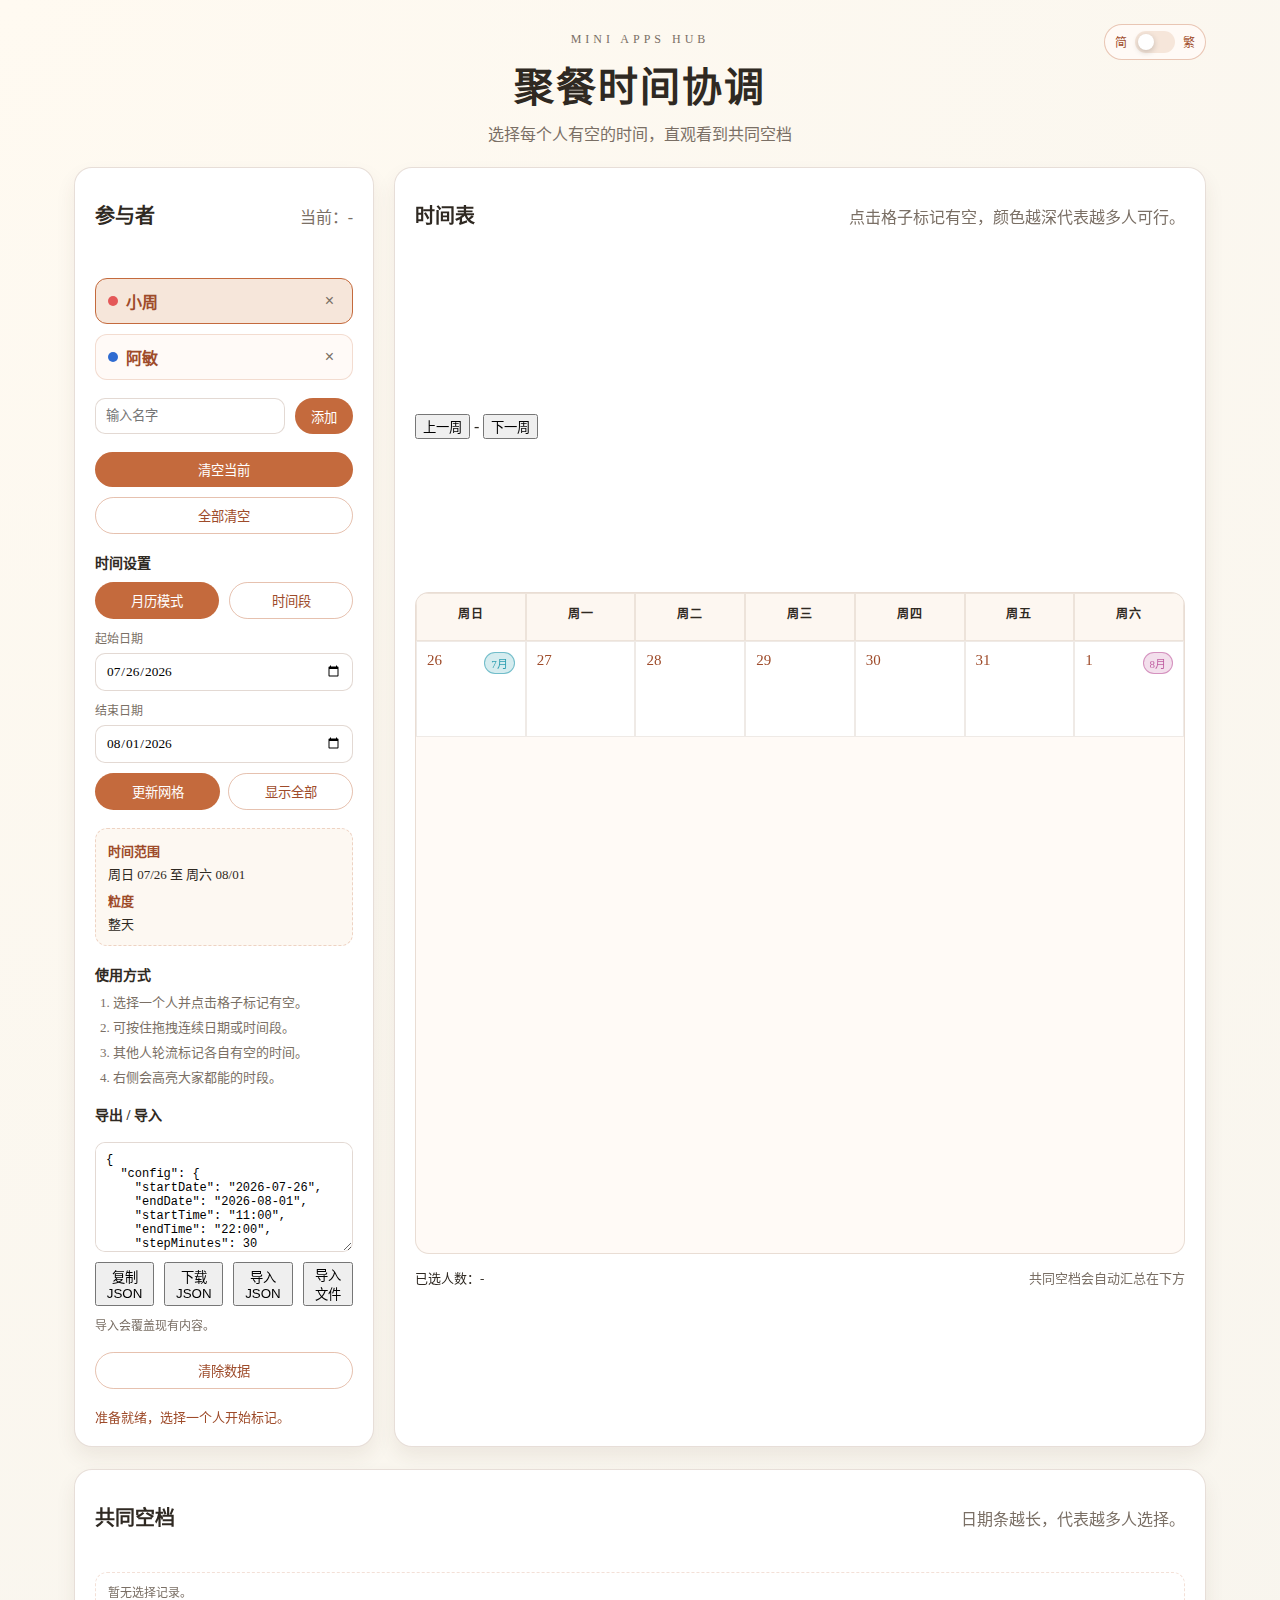
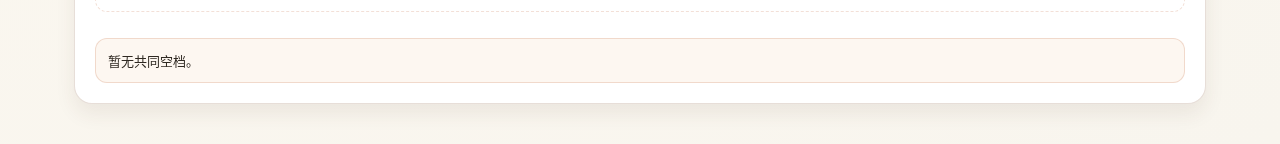
<file: meal-time-planner/index.html>
<!doctype html>
<html lang="zh-CN">
  <head>
    <meta charset="utf-8" />
    <meta name="viewport" content="width=device-width, initial-scale=1" />
    <title>聚餐时间协调</title>
    <link rel="stylesheet" href="style.css" />
  </head>
  <body>
    <main class="app">
      <div class="lang-toggle">
        <span class="lang-label">简</span>
        <label class="switch">
          <input id="toggle-lang" type="checkbox" aria-label="language toggle" />
          <span class="slider"></span>
        </label>
        <span class="lang-label">繁</span>
      </div>
      <header class="hero">
        <p class="eyebrow" data-i18n="eyebrow">Mini Apps Hub</p>
        <h1 data-i18n="title">聚餐时间协调</h1>
        <p data-i18n="subtitle">选择每个人有空的时间，直观看到共同空档</p>
      </header>

      <section class="layout">
        <aside class="panel panel--controls">
          <div class="panel-title">
            <h2 data-i18n="participants">参与者</h2>
            <p id="current-person" class="muted" data-i18n="currentPerson">当前：-</p>
          </div>

          <div class="people" id="people-list"></div>

          <div class="add-person">
            <input id="person-name" type="text" placeholder="输入名字" data-i18n-placeholder="namePlaceholder" />
            <button id="add-person" type="button" data-i18n="add">添加</button>
          </div>

          <div class="control-actions">
            <button id="clear-active" type="button" data-i18n="clearActive">清空当前</button>
            <button id="clear-all" type="button" class="ghost" data-i18n="clearAll">全部清空</button>
          </div>

          <div class="config">
            <div class="config-title">
              <h3 data-i18n="configTitle">时间设置</h3>
            </div>
            <div class="mode-toggle">
              <button id="mode-calendar" type="button" data-i18n="calendarMode">月历模式</button>
              <button id="mode-time" type="button" class="ghost" data-i18n="timeMode">时间段</button>
            </div>
            <div class="config-grid">
              <label>
                <span data-i18n="startDate">起始日期</span>
                <input id="start-date" type="date" />
              </label>
              <label>
                <span data-i18n="endDate">结束日期</span>
                <input id="end-date" type="date" />
              </label>
              <label class="time-field">
                <span data-i18n="startTime">每日开始</span>
                <input id="start-time" type="time" />
              </label>
              <label class="time-field">
                <span data-i18n="endTime">每日结束</span>
                <input id="end-time" type="time" />
              </label>
              <label class="time-field">
                <span data-i18n="step">粒度</span>
                <select id="step-minutes">
                  <option value="15">15 分钟</option>
                  <option value="30">30 分钟</option>
                  <option value="60">60 分钟</option>
                </select>
              </label>
            </div>
            <div class="config-actions">
              <button id="apply-config" type="button" data-i18n="apply">更新网格</button>
              <button id="toggle-dots" type="button" class="ghost" data-i18n="showAll">显示全部</button>
            </div>
          </div>

          <div class="info-card">
            <div>
              <strong data-i18n="range">时间范围</strong>
              <span id="range-text">-</span>
            </div>
            <div>
              <strong data-i18n="stepLabel">粒度</strong>
              <span id="step-text">-</span>
            </div>
          </div>

          <div class="usage">
            <h3 data-i18n="usage">使用方式</h3>
            <ol>
              <li data-i18n="usage1">选择一个人并点击格子标记有空。</li>
              <li data-i18n="usage2">可按住拖拽连续日期或时间段。</li>
              <li data-i18n="usage3">其他人轮流标记各自有空的时间。</li>
              <li data-i18n="usage4">右侧会高亮大家都能的时段。</li>
            </ol>
          </div>

          <div class="export">
            <h3 data-i18n="export">导出 / 导入</h3>
            <textarea id="json-area" rows="6" placeholder="点击复制后会生成 JSON，可在这里粘贴导入" data-i18n-placeholder="exportPlaceholder"></textarea>
            <div class="export-actions">
              <button id="copy-json" type="button" data-i18n="copyJson">复制 JSON</button>
              <button id="download-json" type="button" class="ghost" data-i18n="downloadJson">下载 JSON</button>
              <button id="import-json" type="button" class="ghost" data-i18n="importJson">导入 JSON</button>
              <button id="import-file" type="button" class="ghost" data-i18n="importFile">导入文件</button>
            </div>
            <input id="json-file" type="file" accept="application/json" hidden />
            <p class="hint" data-i18n="importHint">导入会覆盖现有内容。</p>
          </div>

          <div class="control-actions">
            <button id="clear-storage" type="button" class="ghost" data-i18n="clearStorage">清除数据</button>
          </div>

          <p class="status" id="status-text"></p>
        </aside>

        <section class="panel panel--grid">
          <div class="panel-title">
            <h2 data-i18n="scheduleTitle">时间表</h2>
            <p class="muted" data-i18n="scheduleHint">点击格子标记有空，颜色越深代表越多人可行。</p>
          </div>

          <div class="week-nav">
            <button id="week-prev" type="button" class="ghost" data-i18n="prevWeek">上一周</button>
            <span id="week-range" class="week-range">-</span>
            <button id="week-next" type="button" class="ghost" data-i18n="nextWeek">下一周</button>
          </div>

          <div class="schedule-wrap">
            <div id="schedule" class="schedule"></div>
          </div>

          <div class="summary-bar">
            <span id="summary-stats" data-i18n="summaryStats">已选人数：-</span>
            <span id="summary-hint" class="muted" data-i18n="summaryHint">共同空档会自动汇总在下方</span>
          </div>
        </section>
      </section>

      <section class="panel panel--summary">
        <div class="panel-title">
          <h2 data-i18n="summaryTitle">共同空档</h2>
          <p class="muted" data-i18n="summaryDesc">日期条越长，代表越多人选择。</p>
        </div>
        <div id="common-bars" class="common-bars"></div>
        <ul id="common-list" class="common-list"></ul>
      </section>
    </main>

    <script src="script.js"></script>
  </body>
</html>
</file>
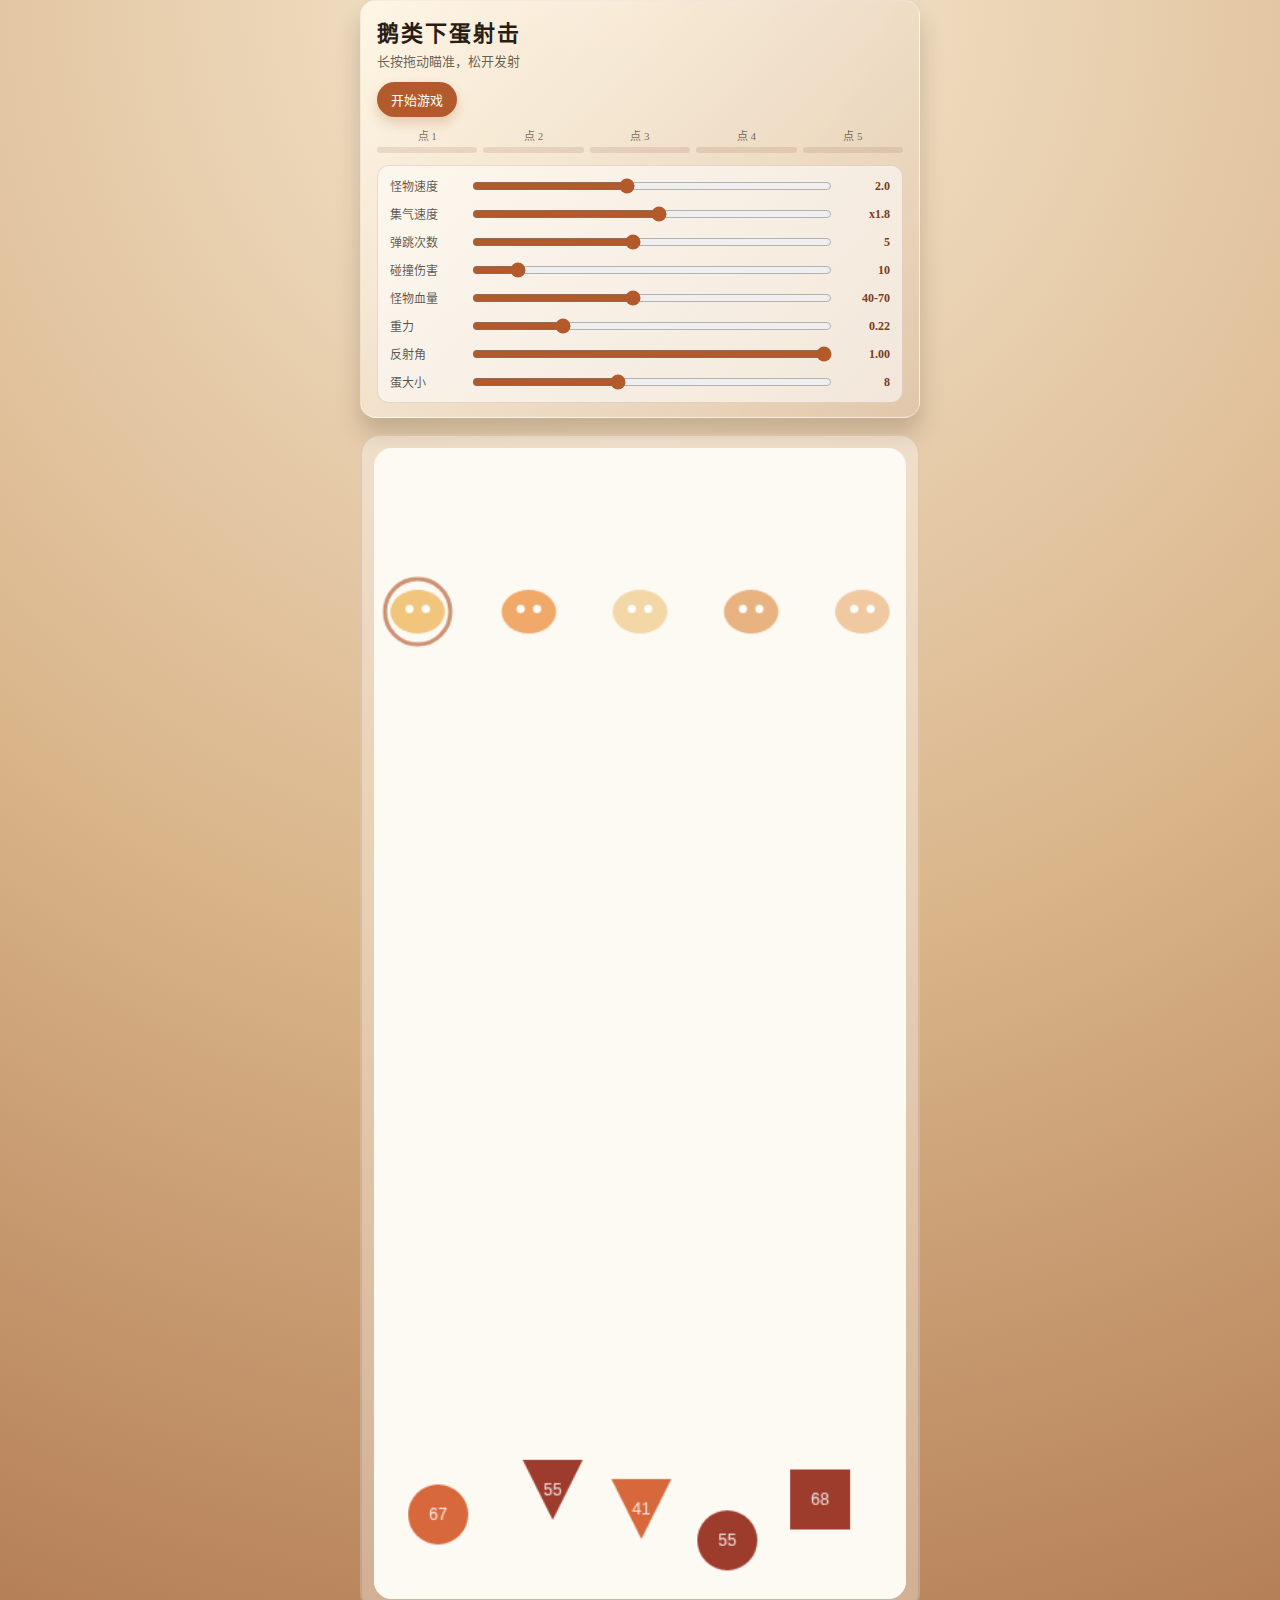
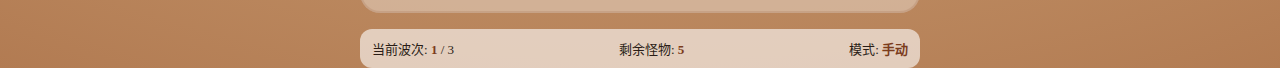
<file: web-game-egg/index.html>
<!DOCTYPE html>
<html lang="zh-CN">
  <head>
    <meta charset="UTF-8" />
    <meta name="viewport" content="width=device-width, initial-scale=1" />
    <title>鹅类下蛋射击</title>
    <link rel="stylesheet" href="style.css" />
  </head>
  <body>
    <main class="game">
      <header class="hud">
        <div class="title">
          <h1>鹅类下蛋射击</h1>
          <p>长按拖动瞄准，松开发射</p>
        </div>
        <div class="controls">
          <button id="start-btn" type="button">开始游戏</button>
          <button id="restart-btn" type="button" class="hidden">重新开始</button>
          <button id="exit-btn" type="button" class="hidden">退出游戏</button>
        </div>
        <div class="charge-panel" id="charge-panel"></div>
        <div class="tuning">
          <label class="tuning-item">
            <span>怪物速度</span>
            <input id="monster-speed" type="range" min="0.5" max="4" step="0.1" value="2" />
            <strong id="monster-speed-value">2.0</strong>
          </label>
          <label class="tuning-item">
            <span>集气速度</span>
            <input id="charge-speed" type="range" min="0.5" max="3" step="0.1" value="1.8" />
            <strong id="charge-speed-value">x1.8</strong>
          </label>
          <label class="tuning-item">
            <span>弹跳次数</span>
            <input id="bounce-count" type="range" min="1" max="10" step="1" value="5" />
            <strong id="bounce-count-value">5</strong>
          </label>
          <label class="tuning-item">
            <span>碰撞伤害</span>
            <input id="damage" type="range" min="5" max="50" step="5" value="10" />
            <strong id="damage-value">10</strong>
          </label>
          <label class="tuning-item">
            <span>怪物血量</span>
            <input id="hp-range" type="range" min="30" max="120" step="10" value="70" />
            <strong id="hp-range-value">40-70</strong>
          </label>
          <label class="tuning-item">
            <span>重力</span>
            <input id="gravity" type="range" min="0.1" max="0.6" step="0.01" value="0.22" />
            <strong id="gravity-value">0.22</strong>
          </label>
          <label class="tuning-item">
            <span>反射角</span>
            <input id="bounce-angle" type="range" min="0.4" max="1" step="0.01" value="1" />
            <strong id="bounce-angle-value">1.00</strong>
          </label>

          <label class="tuning-item">
            <span>蛋大小</span>
            <input id="egg-size" type="range" min="4" max="14" step="1" value="8" />
            <strong id="egg-size-value">8</strong>
          </label>
        </div>
      </header>

      <section class="board-wrap">
        <canvas id="game-canvas" width="390" height="844"></canvas>
        <div id="overlay" class="overlay hidden">
          <div class="overlay-card">
            <h2 id="overlay-title">准备开始</h2>
            <p id="overlay-text">点击开始游戏</p>
          </div>
        </div>
      </section>

      <footer class="status">
        <div>当前波次: <strong id="wave">1</strong> / 3</div>
        <div>剩余怪物: <strong id="remaining">0</strong></div>
        <div>模式: <strong id="mode">手动</strong></div>
      </footer>
    </main>
    <script src="script.js"></script>
  </body>
</html>
</file>
<file: meal-time-planner/style.css>
:root {
  color-scheme: light;
  --bg: #f8f5ee;
  --panel: #ffffff;
  --ink: #2f2922;
  --muted: #7a6f65;
  --accent: #c46a3d;
  --accent-strong: #9e4b2a;
  --accent-soft: #f6e6da;
  --line: rgba(145, 104, 78, 0.22);
  --shadow: rgba(78, 50, 32, 0.08);
}

* {
  box-sizing: border-box;
}

body {
  margin: 0;
  font-family: "Noto Serif SC", "Songti SC", serif;
  background: radial-gradient(circle at top left, #fffaf1, var(--bg));
  color: var(--ink);
  min-height: 100vh;
  display: flex;
  justify-content: center;
  align-items: center;
}

.app {
  width: min(94vw, 1180px);
  padding: 32px 24px 40px;
  display: grid;
  gap: 22px;
  position: relative;
}

.hero {
  text-align: center;
  display: grid;
  gap: 8px;
}

.eyebrow {
  text-transform: uppercase;
  letter-spacing: 4px;
  font-size: 12px;
  color: var(--muted);
  margin: 0;
}

.hero h1 {
  margin: 0;
  font-size: clamp(28px, 4vw, 40px);
  letter-spacing: 2px;
}

.hero p {
  margin: 0;
  color: var(--muted);
}

.layout {
  display: grid;
  grid-template-columns: minmax(240px, 300px) minmax(0, 1fr);
  gap: 20px;
}

.panel {
  background: var(--panel);
  border-radius: 18px;
  padding: 20px;
  box-shadow: 0 10px 20px var(--shadow);
  border: 1px solid var(--line);
}

.panel-title {
  display: flex;
  justify-content: space-between;
  align-items: baseline;
  gap: 12px;
  margin-bottom: 16px;
}

.panel-title h2 {
  margin: 0;
  font-size: 20px;
}

.muted {
  color: var(--muted);
}

.panel--controls {
  display: grid;
  gap: 18px;
  align-content: start;
}

.people {
  display: grid;
  gap: 10px;
}

.person {
  display: flex;
  align-items: center;
  justify-content: space-between;
  gap: 10px;
  padding: 10px 12px;
  border-radius: 12px;
  border: 1px solid rgba(193, 100, 56, 0.2);
  background: #fffaf7;
  cursor: pointer;
}

.person.active {
  border-color: var(--accent);
  background: var(--accent-soft);
}

.person-name {
  display: inline-flex;
  align-items: center;
  gap: 8px;
  cursor: text;
}

.person-label {
  font-weight: 600;
  color: var(--accent-strong);
}

.rename-input {
  width: 120px;
  border-radius: 8px;
  border: 1px solid rgba(193, 100, 56, 0.35);
  padding: 4px 6px;
  font-family: inherit;
  font-size: 13px;
}

.person-dot {
  width: 10px;
  height: 10px;
  border-radius: 50%;
  background: var(--dot-color, var(--accent));
  display: inline-block;
}

.person-actions {
  display: inline-flex;
  align-items: center;
  gap: 6px;
}

.person button {
  border: none;
  background: transparent;
  color: var(--muted);
  cursor: pointer;
  font-size: 16px;
}

.person-edit {
  font-size: 12px;
  padding: 4px 8px;
  border-radius: 999px;
  border: 1px solid rgba(193, 100, 56, 0.35);
  color: var(--accent-strong);
}

.add-person {
  display: grid;
  grid-template-columns: 1fr auto;
  gap: 10px;
}

.add-person input,
.config-grid input,
.config-grid select {
  border: 1px solid rgba(145, 104, 78, 0.25);
  border-radius: 10px;
  padding: 9px 10px;
  font-family: inherit;
  background: #fff;
}

.add-person button,
.control-actions button,
.config button {
  border: none;
  border-radius: 999px;
  padding: 8px 16px;
  font-family: inherit;
  background: var(--accent);
  color: #fff;
  cursor: pointer;
}

.control-actions {
  display: grid;
  gap: 10px;
}

.control-actions .ghost,
.config .ghost {
  background: transparent;
  color: var(--accent-strong);
  border: 1px solid rgba(193, 100, 56, 0.4);
}

.config {
  display: grid;
  gap: 10px;
}

.config-title {
  display: flex;
  justify-content: space-between;
  align-items: center;
  gap: 10px;
}

.config h3 {
  margin: 0;
  font-size: 14px;
}

.lang-toggle {
  position: absolute;
  top: 24px;
  right: 24px;
  display: inline-flex;
  align-items: center;
  gap: 8px;
  padding: 6px 10px;
  border-radius: 999px;
  background: #fffaf6;
  border: 1px solid rgba(193, 100, 56, 0.35);
}

.lang-label {
  font-size: 12px;
  color: var(--accent-strong);
}

.switch {
  position: relative;
  display: inline-block;
  width: 40px;
  height: 22px;
}

.switch input {
  opacity: 0;
  width: 0;
  height: 0;
}

.slider {
  position: absolute;
  cursor: pointer;
  top: 0;
  left: 0;
  right: 0;
  bottom: 0;
  background: #f6e6da;
  transition: 0.2s ease;
  border-radius: 999px;
}

.slider::before {
  position: absolute;
  content: "";
  height: 16px;
  width: 16px;
  left: 3px;
  top: 3px;
  background: #fff;
  transition: 0.2s ease;
  border-radius: 50%;
  box-shadow: 0 2px 6px rgba(0, 0, 0, 0.2);
}

.switch input:checked + .slider {
  background: #f1b15f;
}

.switch input:checked + .slider::before {
  transform: translateX(18px);
}

@media (max-width: 600px) {
  .lang-toggle {
    top: 16px;
    right: 16px;
  }
}

.mode-toggle {
  display: grid;
  grid-template-columns: 1fr 1fr;
  gap: 10px;
}

.mode-toggle button {
  width: 100%;
}

.config-grid {
  display: grid;
  gap: 10px;
  font-size: 12px;
  color: var(--muted);
}

.config-grid label {
  display: grid;
  gap: 6px;
}

.config-actions {
  display: grid;
  gap: 8px;
  grid-template-columns: 1fr 1fr;
}

.config-actions button {
  pointer-events: auto;
}

.time-field.is-hidden {
  display: none;
}

.info-card {
  display: grid;
  gap: 8px;
  padding: 12px;
  border-radius: 12px;
  background: #fdf8f2;
  border: 1px dashed rgba(193, 100, 56, 0.25);
  font-size: 13px;
}

.info-card strong {
  display: block;
  margin-bottom: 4px;
  color: var(--accent-strong);
}

.usage h3,
.export h3 {
  margin: 0 0 8px;
  font-size: 14px;
}

.usage ol {
  margin: 0;
  padding-left: 18px;
  color: var(--muted);
  display: grid;
  gap: 6px;
  font-size: 13px;
}

.export {
  display: grid;
  gap: 10px;
}

.export textarea {
  border: 1px solid rgba(145, 104, 78, 0.25);
  border-radius: 10px;
  padding: 10px;
  font-family: "SFMono-Regular", "JetBrains Mono", "Consolas", monospace;
  font-size: 12px;
  min-height: 110px;
  resize: vertical;
  background: #fff;
}

.export-actions {
  display: flex;
  gap: 10px;
}

.hint {
  margin: 0;
  color: var(--muted);
  font-size: 12px;
}

.status {
  margin: 0;
  font-size: 13px;
  color: var(--accent-strong);
}

.panel--grid {
  display: grid;
  gap: 14px;
}

.schedule-wrap {
  overflow: auto;
  user-select: none;
  border-radius: 14px;
  border: 1px solid rgba(145, 104, 78, 0.2);
  background: #fffaf6;
  -webkit-overflow-scrolling: touch;
  touch-action: pan-x pan-y;
}

.month-nav {
  display: none;
  align-items: center;
  justify-content: space-between;
  gap: 10px;
}

.month-nav button {
  border-radius: 999px;
  padding: 6px 12px;
}

.month-range {
  font-size: 13px;
  color: var(--accent-strong);
  font-weight: 600;
}

.schedule {
  display: grid;
  min-width: 700px;
  touch-action: pan-x pan-y;
}

.schedule--calendar {
  min-width: 672px;
  min-height: 520px;
}

.day-cell--week {
  text-align: center;
  font-weight: 600;
  letter-spacing: 1px;
}

.slot--calendar {
  width: auto;
  height: 96px;
  position: relative;
  padding: 10px 8px 12px;
}

.schedule--calendar .slot {
  width: 96px;
  height: 96px;
}

.calendar-day {
  position: absolute;
  top: 10px;
  left: 10px;
  font-size: 15px;
  color: var(--accent-strong);
}

.month-tag {
  position: absolute;
  top: 10px;
  right: 10px;
  font-size: 11px;
  padding: 2px 6px;
  border-radius: 999px;
  background: color-mix(in srgb, var(--month-color, #f6e6da) 20%, #fff);
  color: var(--month-color, var(--accent-strong));
  border: 1px solid color-mix(in srgb, var(--month-color, #f6e6da) 60%, transparent);
}

.calendar-dots {
  position: absolute;
  bottom: 12px;
  left: 10px;
  right: 10px;
  display: flex;
  flex-wrap: wrap;
  gap: 6px;
}

@media (max-width: 600px) {
  .schedule--calendar {
    min-width: 0;
    min-height: 0;
  }

  .schedule--calendar .slot {
    width: auto;
    height: 56px;
  }

  .slot--calendar {
    height: 56px;
    padding: 4px;
  }

  .calendar-day {
    top: 4px;
    left: 4px;
    font-size: 11px;
  }

  .month-tag {
    top: 4px;
    right: 4px;
    font-size: 8px;
    padding: 1px 4px;
  }

  .calendar-dots {
    bottom: 4px;
    left: 4px;
    right: 4px;
    gap: 3px;
  }
}

.time-cell,
.day-cell,
.slot {
  border: 1px solid rgba(145, 104, 78, 0.14);
}

.time-cell {
  position: sticky;
  left: 0;
  background: #fdf7f1;
  padding: 8px;
  font-size: 12px;
  min-width: 96px;
  z-index: 2;
}

.day-cell {
  text-align: center;
  padding: 10px 6px;
  font-size: 12px;
  background: #fdf7f1;
  position: sticky;
  top: 0;
  z-index: 1;
}

.day-cell--blank {
  background: #fffaf6;
}

.schedule--calendar .day-cell--blank {
  border: 1px solid rgba(145, 104, 78, 0.14);
}

.slot {
  width: 72px;
  height: 32px;
  cursor: pointer;
  background: #fff;
}

.schedule--calendar .slot {
  width: auto;
}

.slot[data-level="0"] {
  background: #fff;
}

.slot[data-level="1"],
.slot[data-level="2"],
.slot[data-level="3"],
.slot[data-level="all"] {
  background: #fff;
}

.slot.is-selected {
  outline: 2px solid #f1b15f;
}

.summary-bar {
  display: flex;
  justify-content: space-between;
  font-size: 13px;
}

.panel--summary {
  display: grid;
  gap: 10px;
}

.common-bars {
  display: grid;
  gap: 10px;
  margin-bottom: 16px;
}

.common-bar {
  display: grid;
  grid-template-columns: minmax(120px, 160px) minmax(0, 1fr) auto;
  align-items: center;
  gap: 12px;
  padding: 8px 12px;
  border-radius: 12px;
  border: 1px solid rgba(193, 100, 56, 0.2);
  background: #fffaf6;
  font-size: 12px;
}

.common-bar-label {
  font-weight: 600;
  color: var(--accent-strong);
}

.common-bar-track {
  height: 10px;
  border-radius: 999px;
  background: rgba(193, 100, 56, 0.15);
  overflow: hidden;
}

.common-bar-fill {
  height: 100%;
  border-radius: 999px;
  background: linear-gradient(90deg, #f2b37c, #c16438);
}

.common-bar-count {
  color: var(--muted);
  font-weight: 600;
}

.common-empty {
  padding: 10px 12px;
  border-radius: 12px;
  border: 1px dashed rgba(193, 100, 56, 0.2);
  color: var(--muted);
  font-size: 12px;
}

.common-list {
  list-style: none;
  padding: 0;
  margin: 0;
  display: grid;
  gap: 12px;
}

.common-group {
  padding: 12px;
  border-radius: 12px;
  background: #fdf7f1;
  border: 1px solid rgba(193, 100, 56, 0.2);
  font-size: 13px;
  display: grid;
  gap: 6px;
}

.common-date {
  font-weight: 600;
  color: var(--accent-strong);
}

.common-times {
  color: var(--muted);
  line-height: 1.6;
}

@media (max-width: 980px) {
  .layout {
    grid-template-columns: 1fr;
  }

  .panel-title {
    flex-direction: column;
    align-items: flex-start;
  }

  .schedule {
    min-width: 600px;
  }

  .schedule--calendar {
    min-width: 600px;
  }
}

@media (max-width: 600px) {
  .app {
    padding: 20px 16px 28px;
  }

  .panel {
    padding: 16px;
  }

  .slot {
    width: 64px;
  }

  .month-nav {
    display: flex;
  }

  .schedule-wrap {
    overflow: hidden;
  }

  .schedule {
    min-width: 0;
  }

  .schedule--calendar {
    min-width: 0;
  }
}
</file>
<file: web-game-egg/style.css>
:root {
  --bg: #f2e2c8;
  --panel: #f8f1e6;
  --accent: #b35a2d;
  --accent-2: #7b3c1c;
  --ink: #2a1d16;
  --line: rgba(63, 39, 24, 0.25);
  --soft: rgba(255, 255, 255, 0.7);
}

* {
  box-sizing: border-box;
}

body {
  margin: 0;
  min-height: 100vh;
  display: flex;
  justify-content: center;
  align-items: center;
  font-family: "Noto Serif TC", "PMingLiU", serif;
  background: radial-gradient(circle at top, #f6e9d2, #d9b489 55%, #b27b52 100%);
  color: var(--ink);
}

.game {
  width: min(92vw, 560px);
  display: grid;
  gap: 16px;
}

.hud {
  background: linear-gradient(135deg, rgba(255, 247, 231, 0.95), rgba(224, 198, 170, 0.85));
  border-radius: 16px;
  padding: 14px 16px;
  box-shadow: 0 16px 24px rgba(46, 28, 16, 0.2);
  border: 1px solid rgba(255, 255, 255, 0.4);
}

.title h1 {
  margin: 0 0 4px;
  font-size: 22px;
  letter-spacing: 2px;
}

.title p {
  margin: 0;
  font-size: 13px;
  color: rgba(42, 29, 22, 0.7);
}

.controls {
  margin-top: 12px;
  display: flex;
  flex-wrap: wrap;
  gap: 8px;
}

.controls button {
  background: var(--accent);
  color: #fffaf3;
  border: none;
  padding: 8px 14px;
  border-radius: 999px;
  font-size: 13px;
  cursor: pointer;
  box-shadow: 0 6px 12px rgba(179, 90, 45, 0.25);
}

.controls button.secondary {
  background: #caa17f;
  color: #3a2518;
}

.charge-panel {
  margin-top: 10px;
  display: grid;
  grid-template-columns: repeat(5, 1fr);
  gap: 6px;
}

.tuning {
  margin-top: 12px;
  display: grid;
  gap: 8px;
  padding: 10px 12px;
  background: rgba(255, 255, 255, 0.55);
  border-radius: 12px;
  border: 1px solid rgba(123, 60, 28, 0.15);
}

.tuning-item {
  display: grid;
  grid-template-columns: 72px 1fr 48px;
  gap: 8px;
  align-items: center;
  font-size: 12px;
  color: rgba(42, 29, 22, 0.75);
}

.tuning-item input {
  accent-color: var(--accent);
}

.tuning-item strong {
  color: var(--accent-2);
  font-size: 12px;
  text-align: right;
}

.charge-slot {
  display: grid;
  gap: 4px;
  align-items: center;
}

.charge-label {
  font-size: 11px;
  color: rgba(42, 29, 22, 0.65);
  text-align: center;
}

.charge-track {
  height: 6px;
  background: rgba(123, 60, 28, 0.12);
  border-radius: 999px;
  overflow: hidden;
}

.charge-fill {
  height: 100%;
  width: 0;
  background: linear-gradient(90deg, #f1c58c, #c45d2f);
  transition: width 0.1s linear;
}

.controls button.hidden,
.hidden {
  display: none;
}

.toggle {
  display: inline-flex;
  align-items: center;
  gap: 6px;
  padding: 6px 10px;
  border-radius: 999px;
  background: var(--soft);
  border: 1px solid rgba(123, 60, 28, 0.2);
  font-size: 12px;
  cursor: pointer;
}

.toggle input {
  accent-color: var(--accent);
}

.board-wrap {
  position: relative;
  display: flex;
  justify-content: center;
  align-items: center;
  background: rgba(255, 255, 255, 0.35);
  border-radius: 20px;
  padding: 14px;
  box-shadow: inset 0 0 0 2px rgba(123, 60, 28, 0.12);
}

#game-canvas {
  width: 100%;
  height: auto;
  border-radius: 18px;
  background: #fdf9f3;
  box-shadow: inset 0 10px 20px rgba(123, 60, 28, 0.12);
}

.overlay {
  position: absolute;
  inset: 14px;
  border-radius: 18px;
  background: rgba(42, 29, 22, 0.5);
  display: flex;
  justify-content: center;
  align-items: center;
  text-align: center;
}

.overlay.hidden {
  display: none;
}

.overlay-card {
  background: #fff6ea;
  padding: 20px 24px;
  border-radius: 16px;
  border: 1px solid rgba(123, 60, 28, 0.2);
}

.overlay-card h2 {
  margin: 0 0 6px;
  font-size: 20px;
}

.overlay-card p {
  margin: 0;
  font-size: 13px;
  color: rgba(42, 29, 22, 0.7);
}

.status {
  display: flex;
  justify-content: space-between;
  gap: 12px;
  padding: 10px 12px;
  background: rgba(255, 255, 255, 0.6);
  border-radius: 12px;
  font-size: 13px;
}

.status strong {
  color: var(--accent-2);
}

@media (max-width: 520px) {
  .game {
    width: 92vw;
  }

  .status {
    flex-direction: column;
    align-items: flex-start;
  }
}
</file>
